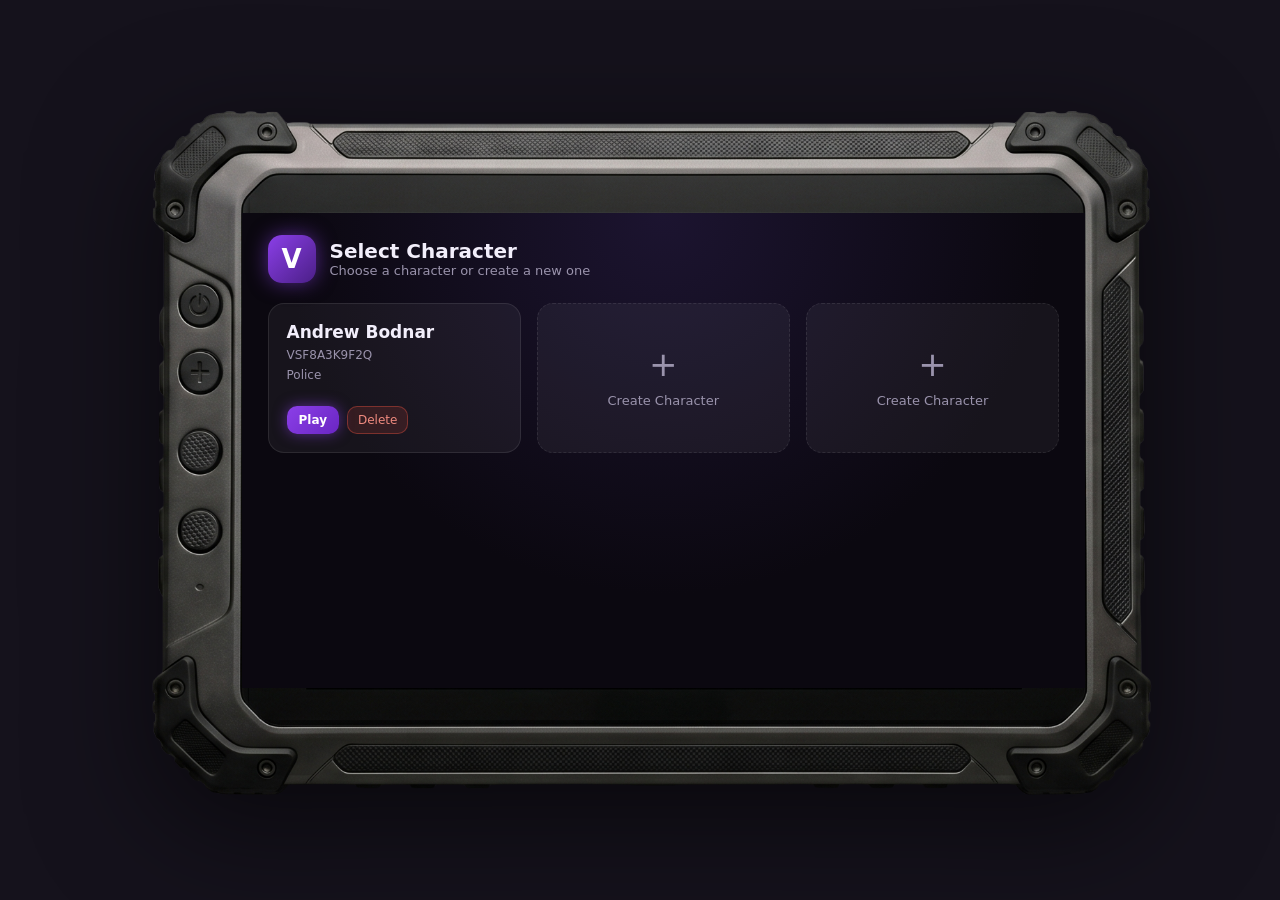
<file: html/preview.html>
<!DOCTYPE html>
<html lang="en">
<head>
    <meta charset="UTF-8" />
    <link rel="stylesheet" href="style.css" />
    <style>
        body { background: #15121c; }
        body.hidden { display: flex !important; }
    </style>
</head>
<body class="hidden">
    <div class="stage">
        <div class="tablet">
            <div class="power-btn" id="power-btn" title="Power off"></div>
            <div class="screen" id="screen">
                <div class="boot" id="boot">
                    <div class="boot-logo">V</div>
                    <div class="boot-name">VISCOSITY<span>OS</span></div>
                    <div class="boot-bar"><div class="boot-fill"></div></div>
                </div>

                <div class="charselect hidden" id="charselect">
                    <div class="cs-head">
                        <div class="cs-logo">V</div>
                        <div><div class="cs-title">Select Character</div><div class="cs-sub">Choose a character or create a new one</div></div>
                    </div>
                    <div class="cs-slots" id="cs-slots"></div>
                    <div class="cs-create hidden" id="cs-create">
                        <div class="cs-create-card">
                            <h2>New Character</h2>
                            <div class="field"><label>First name</label><input id="c-first" maxlength="24" placeholder="John" /></div>
                            <div class="field"><label>Last name</label><input id="c-last" maxlength="24" placeholder="Doe" /></div>
                            <div class="field"><label>Date of birth</label><input id="c-dob" type="date" /></div>
                            <div class="field"><label>Gender</label>
                                <select id="c-gender"><option value="male">Male</option><option value="female">Female</option><option value="other">Other</option></select>
                            </div>
                            <div class="field"><label>Nationality</label><input id="c-nat" maxlength="32" placeholder="San Andreas" /></div>
                            <div class="cs-create-actions">
                                <button class="btn ghost" id="c-cancel">Cancel</button>
                                <button class="btn" id="c-confirm">Create</button>
                            </div>
                        </div>
                    </div>
                </div>

                <div class="toast hidden" id="toast"></div>

                <div class="os hidden" id="os">
                    <div class="statusbar">
                        <span id="sb-time">00:00</span>
                        <span class="sb-right"><span id="sb-name">—</span><span class="sb-batt">📶 100%</span></span>
                    </div>
                    <div class="view active" id="view-home">
                        <div class="home-head"><div class="clock" id="home-clock">00:00</div><div class="home-date" id="home-date">—</div></div>
                        <div class="apps" id="apps"></div>
                    </div>
                    <div class="view" id="view-app">
                        <div class="app-bar"><button class="back-btn" id="app-back">‹ Home</button><span class="app-title" id="app-title">App</span></div>
                        <div class="app-body" id="app-body"></div>
                    </div>
                </div>
            </div>
        </div>
    </div>

    <script>
    (function () {
        const fire = (data) => window.dispatchEvent(new MessageEvent('message', { data }));
        const samplePlayer = {
            citizenid: 'VSF8A3K9F2Q',
            name: { firstname: 'Andrew', lastname: 'Bodnar' },
            charinfo: { dob: '1998-04-12', gender: 'male', nationality: 'San Andreas', phone: '4155551234' },
            money: { cash: 742, bank: 18450 },
            job: { label: 'Police', gradeLabel: 'Sergeant' },
            metadata: { licenses: { driver: true } },
        };
        let chars = [{ citizenid: 'VSF8A3K9F2Q', firstname: 'Andrew', lastname: 'Bodnar', job: '{"label":"Police"}' }];
        let veh = [{ id: 1, plate: 'VS42KQX', make: 'Bravado Buffalo', model: '', color: 'Black' }];

        window.fetch = function (url, opts) {
            const name = String(url).split('/').pop();
            const body = opts && opts.body ? JSON.parse(opts.body) : {};
            switch (name) {
                case 'char:select': setTimeout(() => fire({ type: 'open', data: samplePlayer }), 20); break;
                case 'char:create': setTimeout(() => fire({ type: 'open', data: samplePlayer }), 20); break;
                case 'char:delete': chars = []; setTimeout(() => fire({ type: 'charSelect', characters: chars, maxSlots: 3 }), 20); break;
                case 'dmv:vehicles': setTimeout(() => fire({ type: 'vehicles', vehicles: veh }), 20); break;
                case 'dmv:register':
                    veh.unshift({ id: Date.now(), plate: body.plate || 'VS' + Math.floor(Math.random()*90+10) + 'XYZ', make: body.make, model: '', color: body.color });
                    setTimeout(() => { fire({ type: 'vehicles', vehicles: veh }); fire({ type: 'dmvResult', ok: true, msg: 'Vehicle registered!' }); }, 20);
                    break;
                case 'dmv:license':
                    samplePlayer.metadata.licenses[body.id] = true;
                    setTimeout(() => { fire({ type: 'setData', data: samplePlayer }); fire({ type: 'dmvResult', ok: true, msg: 'License approved!' }); }, 20);
                    break;
                case 'close': setTimeout(() => fire({ type: 'charSelect', characters: chars, maxSlots: 3 }), 20); break;
            }
            return Promise.resolve(new Response('{}'));
        };

        // Start at character select
        window.addEventListener('DOMContentLoaded', () =>
            setTimeout(() => fire({ type: 'charSelect', characters: chars, maxSlots: 3 }), 60));
    })();
    </script>
    <script src="app.js"></script>
</body>
</html>
</file>
<file: html/style.css>
/* ============================================================
   Viscosity MDT — tablet OS
   ============================================================ */
:root {
    --accent: #8b3fe8;
    --accent-soft: rgba(139, 63, 232, 0.18);
    --accent-glow: rgba(139, 63, 232, 0.55);
    --screen-bg: #0b0810;
    --panel: rgba(255, 255, 255, 0.05);
    --border: rgba(255, 255, 255, 0.09);
    --text: #f2eefb;
    --muted: #9a93ac;
}

* { margin: 0; padding: 0; box-sizing: border-box; font-family: 'Segoe UI', system-ui, sans-serif; }

html, body { width: 100%; height: 100%; overflow: hidden; user-select: none; }
body { background: transparent; }
body.hidden { display: none; }

/* Center the tablet on screen */
.stage {
    position: absolute; inset: 0;
    display: flex; align-items: center; justify-content: center;
}

/* Tablet bezel as the background; aspect ratio = source image (1616x1137) */
.tablet {
    position: relative;
    width: min(90vw, calc(88vh * 1.4213));
    aspect-ratio: 1616 / 1137;
    background: url('img/tablet.png') center / contain no-repeat;
    filter: drop-shadow(0 30px 60px rgba(0, 0, 0, 0.6));
    animation: tabletIn 0.35s ease;
}
@keyframes tabletIn { from { opacity: 0; transform: scale(0.96); } to { opacity: 1; transform: scale(1); } }

/* Clickable power button over the bezel's ⏻ hotspot */
.power-btn {
    position: absolute;
    left: 7.9%; top: 28.4%;
    width: 4.3%; height: 5.7%;
    border-radius: 50%;
    cursor: pointer;
    z-index: 8;
    transition: box-shadow 0.18s ease, background 0.18s ease;
}
.power-btn:hover {
    background: radial-gradient(circle, rgba(139,63,232,0.35), transparent 70%);
    box-shadow: 0 0 16px var(--accent-glow);
}

/* Power-off flash → black, then the tablet closes */
.screen.poweroff::after {
    content: '';
    position: absolute; inset: 0; z-index: 60;
    animation: scrOff 0.4s ease forwards;
}
@keyframes scrOff {
    0%   { opacity: 0; background: #000; }
    15%  { opacity: 0.9; background: #dff0ff; }   /* brief flash */
    100% { opacity: 1; background: #000; }
}

/* The screen cutout — measured to the pure-black glass (not the dark inner frame) */
.screen {
    position: absolute;
    left: 14.60%; top: 20.05%;
    width: 74.94%; height: 60.05%;
    background: var(--screen-bg);
    overflow: hidden;
    color: var(--text);
    display: flex; flex-direction: column;
}

/* ---------- Boot ---------- */
.boot {
    position: absolute; inset: 0; z-index: 5;
    display: flex; flex-direction: column; align-items: center; justify-content: center;
    gap: 18px;
    background: radial-gradient(circle at 50% 40%, #1a1226, #0b0810 70%);
}
.boot-logo {
    width: 84px; height: 84px; border-radius: 22px;
    background: linear-gradient(135deg, var(--accent), #4b1f87);
    display: flex; align-items: center; justify-content: center;
    font-size: 46px; font-weight: 800; color: #fff;
    box-shadow: 0 0 36px var(--accent-glow);
    animation: pulse 1.6s ease-in-out infinite;
}
@keyframes pulse { 0%,100% { transform: scale(1); } 50% { transform: scale(1.06); } }
.boot-name { font-size: 22px; font-weight: 800; letter-spacing: 4px; }
.boot-name span { color: var(--accent); margin-left: 4px; }
.boot-bar { width: 160px; height: 4px; background: rgba(255,255,255,0.12); border-radius: 4px; overflow: hidden; }
.boot-fill { height: 100%; width: 0; background: var(--accent); border-radius: 4px; box-shadow: 0 0 10px var(--accent-glow); }
.boot.run .boot-fill { animation: fill 1.6s ease forwards; }
@keyframes fill { to { width: 100%; } }

/* ---------- OS ---------- */
.os { position: absolute; inset: 0; display: flex; flex-direction: column;
      background: radial-gradient(circle at 80% 0%, #1c1430 0%, #0b0810 60%); }
.hidden { display: none !important; }

.statusbar {
    display: flex; align-items: center; justify-content: space-between;
    padding: 6px 16px; font-size: 12px; color: var(--muted);
    background: rgba(0,0,0,0.25);
}
.sb-right { display: flex; gap: 12px; align-items: center; }
#sb-name { color: var(--text); font-weight: 600; }

.view { flex: 1; min-height: 0; display: none; flex-direction: column; }
.view.active { display: flex; }

/* ---------- Home ---------- */
.home-head { padding: 22px 24px 10px; }
.clock { font-size: 44px; font-weight: 800; letter-spacing: 1px; }
.home-date { color: var(--muted); font-size: 14px; margin-top: 2px; }

.apps {
    flex: 1; overflow-y: auto;
    display: grid; grid-template-columns: repeat(4, 1fr);
    gap: 16px; padding: 18px 24px;
    align-content: start;
}
.app-tile {
    display: flex; flex-direction: column; align-items: center; gap: 8px;
    cursor: pointer; transition: transform 0.15s ease;
}
.app-tile:hover { transform: translateY(-3px); }
.app-icon {
    width: 64px; height: 64px; border-radius: 18px;
    display: flex; align-items: center; justify-content: center;
    font-size: 30px;
    background: linear-gradient(135deg, var(--accent-soft), rgba(255,255,255,0.04));
    border: 1px solid var(--border);
    box-shadow: 0 6px 18px rgba(0,0,0,0.4);
}
.app-tile:hover .app-icon { border-color: var(--accent); box-shadow: 0 0 20px var(--accent-glow); }
.app-label { font-size: 12px; color: var(--text); }

/* ---------- App view ---------- */
.app-bar {
    display: flex; align-items: center; gap: 12px;
    padding: 12px 18px; border-bottom: 1px solid var(--border);
    background: rgba(0,0,0,0.25);
}
.back-btn {
    background: var(--accent-soft); border: 1px solid var(--accent); color: #fff;
    padding: 6px 12px; border-radius: 10px; font-size: 13px; cursor: pointer;
}
.back-btn:hover { background: var(--accent); }
.app-title { font-size: 16px; font-weight: 700; }
.app-body { flex: 1; overflow-y: auto; padding: 18px 22px; }

/* ---------- App content building blocks ---------- */
.card {
    background: var(--panel); border: 1px solid var(--border);
    border-radius: 14px; padding: 16px; margin-bottom: 14px;
}
.card h3 { font-size: 13px; color: var(--accent); margin-bottom: 10px; letter-spacing: 0.5px; text-transform: uppercase; }
.row { display: flex; justify-content: space-between; padding: 7px 0; font-size: 14px; border-bottom: 1px solid rgba(255,255,255,0.05); }
.row:last-child { border-bottom: none; }
.row .k { color: var(--muted); }
.row .v { color: var(--text); font-weight: 600; }

.profile-head { display: flex; align-items: center; gap: 16px; margin-bottom: 16px; }
.profile-pic {
    width: 72px; height: 72px; border-radius: 18px;
    background: linear-gradient(135deg, var(--accent), #4b1f87);
    display: flex; align-items: center; justify-content: center;
    font-size: 32px; font-weight: 800; color: #fff;
    box-shadow: 0 0 22px var(--accent-glow);
}
.profile-name { font-size: 22px; font-weight: 800; }
.profile-sub { color: var(--muted); font-size: 13px; margin-top: 2px; }

.badge { display: inline-block; padding: 3px 10px; border-radius: 12px; font-size: 12px; font-weight: 600; }
.badge.ok { background: rgba(95,211,95,0.15); color: #7fe07f; border: 1px solid rgba(95,211,95,0.4); }
.badge.no { background: rgba(232,80,63,0.15); color: #ef8a7f; border: 1px solid rgba(232,80,63,0.4); }

.empty { color: var(--muted); text-align: center; padding: 30px; font-size: 14px; }

/* ---------- Inputs / buttons ---------- */
.field { margin-bottom: 12px; }
.field label { display: block; font-size: 12px; color: var(--muted); margin-bottom: 5px; }
input, select {
    width: 100%; background: var(--panel); border: 1px solid var(--border);
    border-radius: 10px; color: var(--text); font-size: 14px; padding: 9px 12px;
    outline: none; font-family: inherit;
}
input:focus, select:focus { border-color: var(--accent); box-shadow: 0 0 10px var(--accent-glow); }
select option { background: #14101c; }
.btn {
    background: linear-gradient(135deg, var(--accent), #6a26c2); border: none; color: #fff;
    padding: 9px 18px; border-radius: 12px; font-size: 13px; font-weight: 700; cursor: pointer;
    box-shadow: 0 0 14px var(--accent-glow);
}
.btn:hover { filter: brightness(1.1); }
.btn:disabled { opacity: 0.4; cursor: not-allowed; box-shadow: none; }
.btn.ghost { background: transparent; border: 1px solid var(--border); box-shadow: none; }
.btn.ghost:hover { border-color: var(--accent); }
.btn.sm { padding: 6px 12px; font-size: 12px; border-radius: 10px; }

/* ---------- Character select ---------- */
.charselect {
    position: absolute; inset: 0; z-index: 4;
    display: flex; flex-direction: column; padding: 22px 26px;
    background: radial-gradient(circle at 50% 0%, #1c1430 0%, #0b0810 60%);
}
.cs-head { display: flex; align-items: center; gap: 14px; margin-bottom: 20px; }
.cs-logo {
    width: 48px; height: 48px; border-radius: 14px;
    background: linear-gradient(135deg, var(--accent), #4b1f87);
    display: flex; align-items: center; justify-content: center;
    font-size: 26px; font-weight: 800; color: #fff; box-shadow: 0 0 20px var(--accent-glow);
}
.cs-title { font-size: 20px; font-weight: 800; }
.cs-sub { color: var(--muted); font-size: 13px; }
.cs-slots { flex: 1; display: grid; grid-template-columns: repeat(3, 1fr); gap: 16px; align-content: start; }
.slot {
    background: var(--panel); border: 1px solid var(--border); border-radius: 16px;
    padding: 18px; display: flex; flex-direction: column; gap: 6px; min-height: 150px;
    transition: border-color 0.15s ease, transform 0.15s ease;
}
.slot:hover { transform: translateY(-3px); }
.slot .slot-name { font-size: 17px; font-weight: 800; }
.slot .slot-info { color: var(--muted); font-size: 12px; }
.slot .slot-actions { margin-top: auto; display: flex; gap: 8px; }
.slot.empty {
    align-items: center; justify-content: center; cursor: pointer;
    border-style: dashed; color: var(--muted);
}
.slot.empty:hover { border-color: var(--accent); color: var(--text); }
.slot.empty .plus { font-size: 34px; line-height: 1; }
.slot.empty .lbl { font-size: 13px; margin-top: 6px; }
.del-btn {
    background: rgba(232,80,63,0.14); border: 1px solid rgba(232,80,63,0.4);
    color: #ef8a7f; border-radius: 10px; padding: 6px 10px; font-size: 12px; cursor: pointer;
}
.del-btn:hover { background: rgba(232,80,63,0.28); }

.cs-create {
    position: absolute; inset: 0; z-index: 6;
    display: flex; align-items: center; justify-content: center;
    background: rgba(0,0,0,0.6);
}
.cs-create-card {
    width: 78%; max-height: 90%; overflow-y: auto;
    background: #14101c; border: 1px solid var(--accent); border-radius: 18px;
    padding: 22px; box-shadow: 0 20px 60px rgba(0,0,0,0.6);
}
.cs-create-card h2 { font-size: 18px; margin-bottom: 16px; }
.cs-create-actions { display: flex; justify-content: flex-end; gap: 10px; margin-top: 8px; }

/* ---------- DMV ---------- */
.dmv-tabs { display: flex; gap: 8px; margin-bottom: 14px; }
.dmv-tab {
    background: var(--panel); border: 1px solid var(--border); color: var(--muted);
    padding: 7px 16px; border-radius: 10px; font-size: 13px; font-weight: 600; cursor: pointer;
}
.dmv-tab.active { color: #fff; background: var(--accent-soft); border-color: var(--accent); }
.reg-form { display: grid; grid-template-columns: 1fr 1fr; gap: 12px; align-items: end; }
.reg-form .full { grid-column: 1 / -1; }
.veh-item { display: flex; justify-content: space-between; align-items: center; padding: 10px 0; border-bottom: 1px solid rgba(255,255,255,0.05); }
.veh-item .plate {
    font-family: 'Consolas', monospace; font-weight: 700; letter-spacing: 1px;
    background: rgba(255,255,255,0.06); border: 1px solid var(--border);
    padding: 3px 8px; border-radius: 6px; font-size: 13px;
}
.license-row { display: flex; justify-content: space-between; align-items: center; padding: 11px 0; border-bottom: 1px solid rgba(255,255,255,0.05); }
.license-row:last-child { border-bottom: none; }

/* ---------- Toast ---------- */
.toast {
    position: absolute; left: 50%; bottom: 18px; transform: translateX(-50%);
    z-index: 30; padding: 10px 18px; border-radius: 12px; font-size: 13px; font-weight: 600;
    background: #14101c; border: 1px solid var(--accent); box-shadow: 0 8px 24px rgba(0,0,0,0.6);
    transition: opacity 0.25s ease, transform 0.25s ease;
}
.toast.ok { border-color: rgba(95,211,95,0.6); color: #7fe07f; }
.toast.err { border-color: rgba(232,80,63,0.6); color: #ef8a7f; }
.toast.hidden { opacity: 0; transform: translateX(-50%) translateY(10px); pointer-events: none; }

::-webkit-scrollbar { width: 7px; }
::-webkit-scrollbar-thumb { background: rgba(139,63,232,0.4); border-radius: 4px; }
</file>
